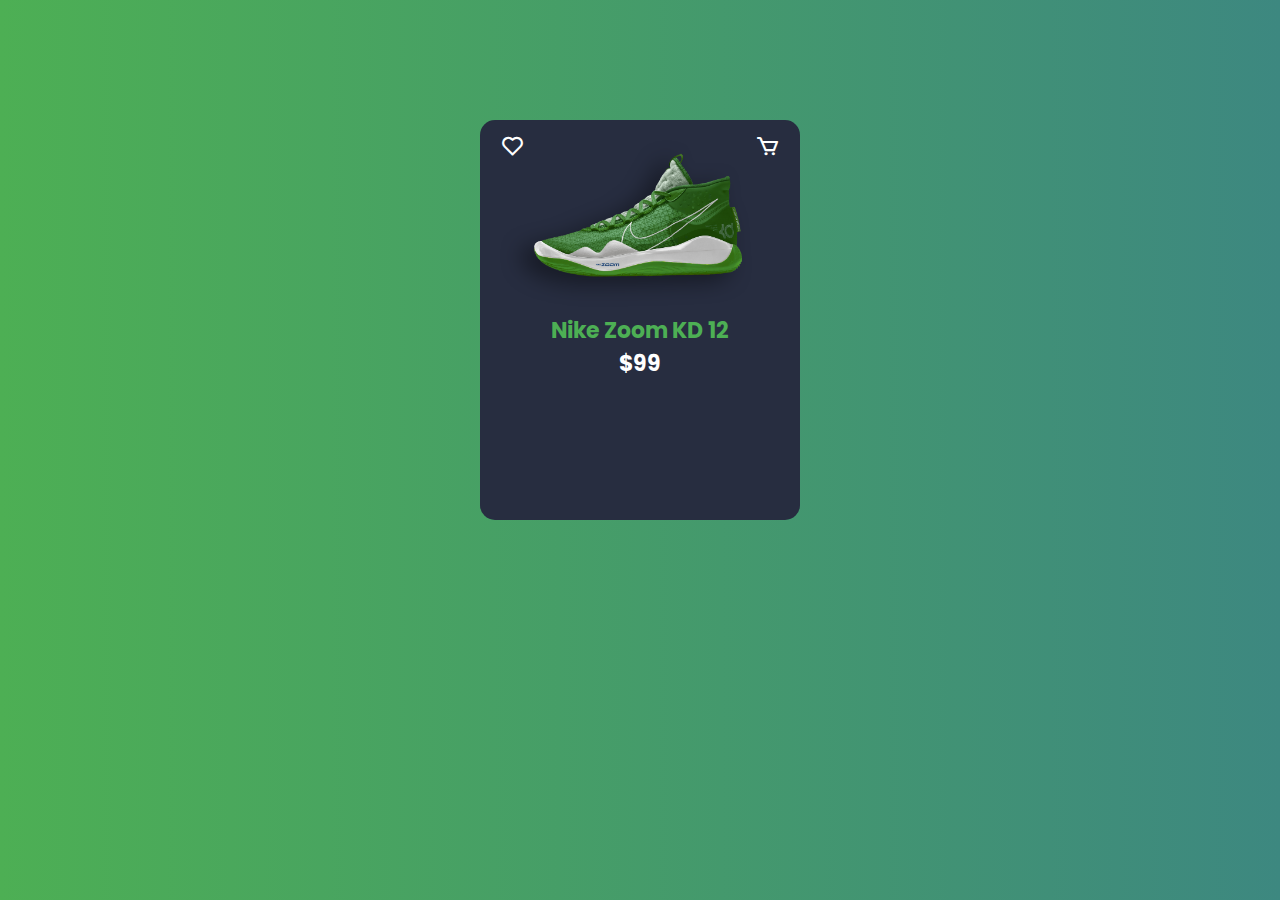
<file: Day1/index.html>
<!DOCTYPE html>
<html lang="en">

<head>
    <meta charset="UTF-8">
    <meta http-equiv="X-UA-Compatible" content="IE=edge">
    <meta name="viewport" content="width=device-width, initial-scale=1.0">
    <title>Bai 1</title>
    <link rel="stylesheet" href="./asset/css/index.css">
    <link href='https://unpkg.com/boxicons@2.1.1/css/boxicons.min.css' rel='stylesheet'>
</head>

<body>
    <div class="card">
        <span class="card__yeuThich">
            <i class='bx bx-heart'></i>
        </span>
        <span class="card__gioHang">
            <i class='bx bx-cart'></i>
        </span>
        <div class="card__img">
            <img src="./asset/img/Nike Zoom KD 12.png" alt="">
        </div>
        <div class="card__Nike">
            Nike Zoom KD 12
        </div>
        <div class="card__soTien">
            $99
        </div>
        <div class="card__size">
            <h3>Size: </h3>
            <span>6</span>
            <span>7</span>
            <span>8</span>
            <span>9</span>
        </div>
        <div class="card__color">
            <h3>Color: </h3>
            <span class="card__color--green"></span>    
            <span class="card__color--red"></span>    
            <span class="card__color--black"></span>    
        </div>
        <div class="card__action">
            <button>Mua Ngay</button>
            <button>Thêm Vào</button>
        </div>
    </div>
</body>

</html>
</file>
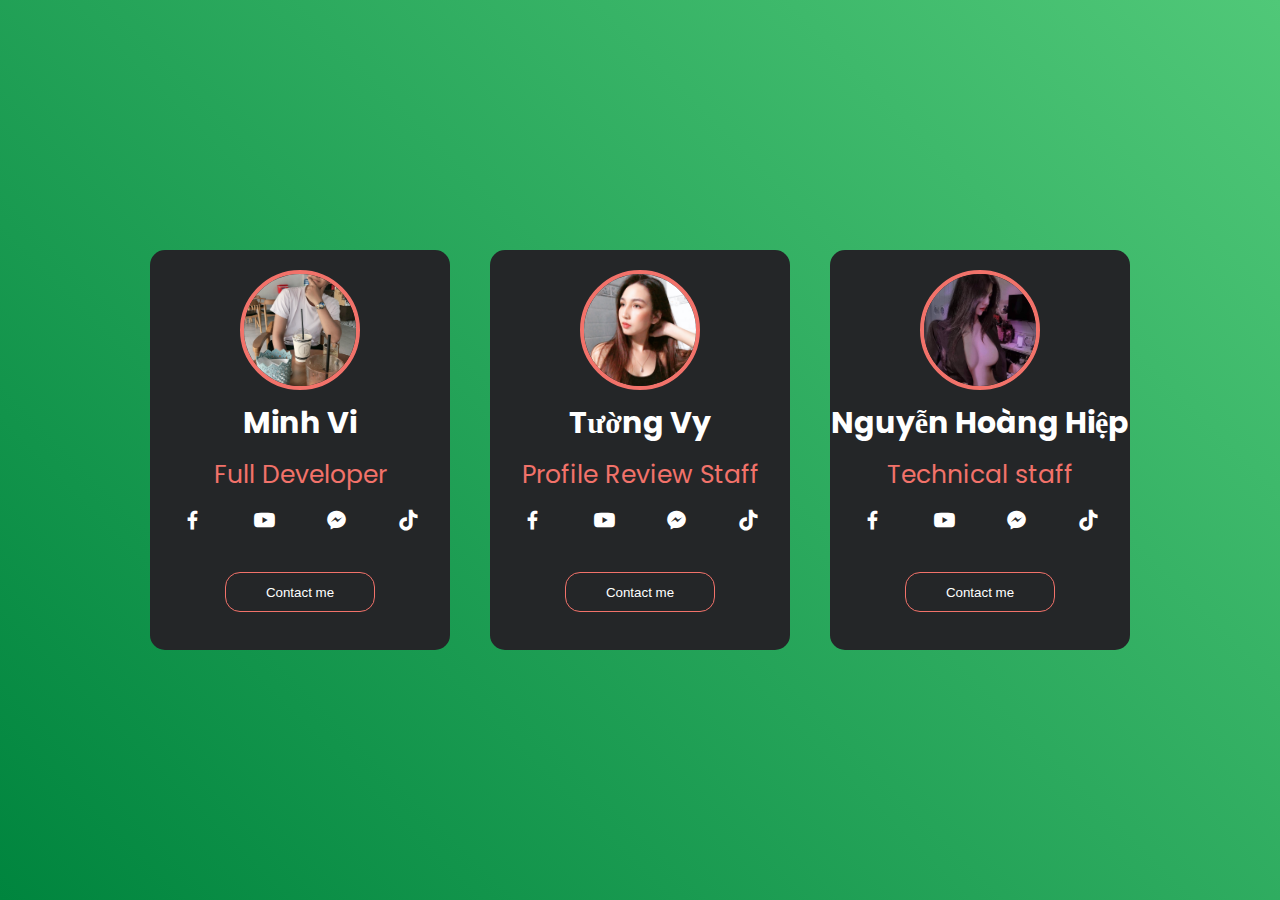
<file: Day2/index.html>
<!DOCTYPE html>
<html lang="en">

<head>
    <meta charset="UTF-8">
    <meta http-equiv="X-UA-Compatible" content="IE=edge">
    <meta name="viewport" content="width=device-width, initial-scale=1.0">
    <title>Bai 2</title>
    <link rel="stylesheet" href="./asset/css/index.css">
    <link href='https://unpkg.com/boxicons@2.1.1/css/boxicons.min.css' rel='stylesheet'>
</head>

<body>
    <div class="card">
        <div class="card__img">
            <img src="./asset/img/MinhVi.jpg" alt="Hình Đại Điện">
        </div>
        <h2>Minh Vi</h2>
        <p>Full Developer</p>
        <div class="card__icon">
            <a href="https://www.facebook.com/Code.ViNho/">
                <i class='bx bxl-facebook'></i>
            </a>
            <a href="">
                <i class='bx bxl-youtube'></i>
            </a>
            <a href="https://www.facebook.com/messages/t/100033707761342">
                <i class='bx bxl-messenger'></i>
            </a>
            <a href="">
                <i class='bx bxl-tiktok'></i>
            </a>
        </div>
        <button>Contact me</button>
    </div>
    <!-- Phần tiếp theo -->
    <div class="card">
        <div class="card__img">
            <img src="./asset/img/TuongVy.jpg" alt="Hình Đại Điện">
        </div>
        <h2>Tường Vy</h2>
        <p>Profile Review Staff</p>
        <div class="card__icon">
            <a href="https://www.facebook.com/iris.risi.92">
                <i class='bx bxl-facebook'></i>
            </a>
            <a href="">
                <i class='bx bxl-youtube'></i>
            </a>
            <a href="https://www.facebook.com/messages/t/100004202319232">
                <i class='bx bxl-messenger'></i>
            </a>
            <a href="">
                <i class='bx bxl-tiktok'></i>
            </a>
        </div>
        <button>Contact me</button>
    </div>
    <!-- Phần tiếp theo -->
    <div class="card">
        <div class="card__img">
            <img src="./asset/img/Hiep.jpg" alt="Hình Đại Điện">
        </div>
        <h2>Nguyễn Hoàng Hiệp</h2>
        <p>Technical staff</p>
        <div class="card__icon">
            <a href="https://www.facebook.com/lucifer3012">
                <i class='bx bxl-facebook'></i>
            </a>
            <a href="">
                <i class='bx bxl-youtube'></i>
            </a>
            <a href="https://www.facebook.com/messages/t/100006848230824">
                <i class='bx bxl-messenger'></i>
            </a>
            <a href="">
                <i class='bx bxl-tiktok'></i>
            </a>
        </div>
        <button>
            Contact me
        </button>
    </div>
    <!-- Phần tiếp theo -->
</body>

</html>
</file>
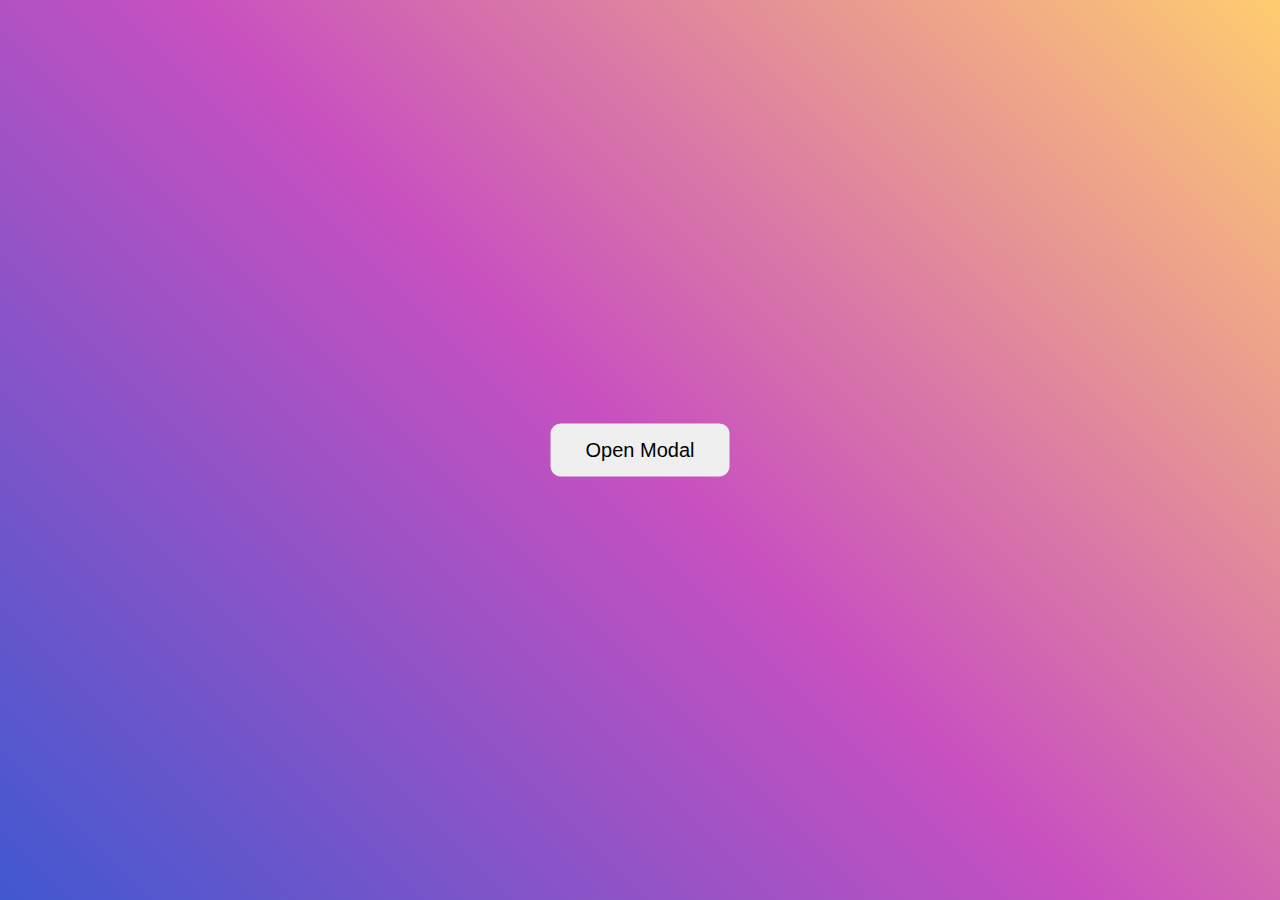
<file: Day3/index.html>
<!DOCTYPE html>
<html lang="en">
<head>
    <meta charset="UTF-8">
    <meta http-equiv="X-UA-Compatible" content="IE=edge">
    <meta name="viewport" content="width=device-width, initial-scale=1.0">
    <title>Bài 3</title>
    <link rel="stylesheet" href="./asset/index.css">
    <link href='https://unpkg.com/boxicons@2.1.1/css/boxicons.min.css' rel='stylesheet'>
</head>
<body>
    <button class="open__Modal">Open Modal</button>
    <div class="modal hide">
        <div class="modal_inner">
            <div class="modal__header">
                <p>Welcome Nodemy</p>
                <i class='bx bxs-x-circle'></i>
            </div>
            <div class="modal__boody">
                <h2>Modal</h2>
                <p>Day la phan body</p>
            </div>
            <div class="modal__footer">
                <button>Close</button>
            </div>
        </div>
    </div>
</body>
<script src="./asset/app.js"></script>
</html>
</file>
<file: Day1/asset/css/index.css>
@import url("https://fonts.googleapis.com/css2?family=Poppins:ital,wght@0,100;0,200;0,300;0,400;0,500;0,600;0,700;0,800;0,900;1,100;1,200;1,300;1,400;1,500;1,600;1,700;1,800;1,900&display=swap");

* {
  margin: 0;
  padding: 0;
  box-sizing: border-box;
}

body {
  /* height: 100px;  */
  background: linear-gradient(to right, #4daf54, #3d8880);
}

.card {
  margin: 120px auto;
  width: 320px;
  height: 400px;
  background: #272d40;
  border-radius: 15px;
  padding: 20px;
  position: relative;
  font-family: Poppins;
  color: #fff;
}

.card:hover .card__img{
    transform: translateY(-90px) rotate(-20deg);
}

.card__yeuThich,
.card__gioHang {
  color: #fff;
  font-size: 25px;
  cursor: pointer;
  position: absolute;
  left: 20px;
  top: 10px;
  z-index: 2;
}

.card__gioHang {
  left: unset;
  right: 20px;
}

.card__img{
    width:90%;
    transition: 0.5s;
}

.card__img img {
  width: 100%;
  object-fit: cover;
}

.card__Nike,
.card__soTien {
  font-size: 22px;
  font-weight: bold;
  text-align: center;
  transition:0.5s;
}

.card:hover .card__Nike{
    transform: translate(-50px ,-70px);
}
.card:hover .card__soTien{
    transform: translate(-117px ,-72px);
}

.card__Nike {
  color: #4daf54;
}

.card__size,
.card__color {
  display: flex;
  align-items: center;
  margin-bottom: 5px;
  transition: 0.5s;
}

.card__size span {
  padding: 1px 10px;
  background: #dadada;
  margin: 6px 3px;
  border-radius: 5px;
  cursor: pointer;
  color: #272d40;
}
.card__color span {
  width: 18px;
  height: 18px;
  border-radius: 50%;
  margin: 0 9px;
  cursor: pointer;
}

.card__color--green {
  background: green;
}
.card__color--red {
  background: red;
}
.card__color--black {
  background: black;
}
.card__action button{
    background:#4daf54;
    color: #fff;
    border-radius: 10px;
    border: none;
    cursor: pointer;
    padding: 10px 20px;
    font-weight: bold;
    margin-right: 10px;
    transition: 0.25s;
}

.card__size{
    margin-top:150px;
}
.card__size, .card__color, .card__action{
    visibility: hidden;
    opacity: 0;
    transition-delay: 0.2s;
}

.card:hover .card__size, 
.card:hover .card__color,
.card:hover .card__action{
    visibility:visible;
    opacity: 1;
}

.card:hover .card__size{
    margin-top: -25px;
}

.card__action button:hover{
    transform: scale(0.9);
}
</file>
<file: Day2/asset/css/index.css>
@import url('https://fonts.googleapis.com/css2?family=Poppins:ital,wght@0,100;0,200;0,300;0,400;0,500;0,600;0,700;0,800;0,900;1,100;1,200;1,300;1,400;1,500;1,600;1,700;1,800;1,900&display=swap');

*{
    margin: 0;
    padding: 0;
    box-sizing: border-box;
}

body{
    height: 100vh;
    background: linear-gradient(45deg, #00853e, #50c878);
    display: flex;
    align-items: center;
    color: #fff;
    justify-content: center;
    font-family: "Poppins";
}

.card{
    width: 300px;
    height: 400px;
    background:#242628;
    text-align: center;
    border-radius: 15px;
    overflow: hidden;
    margin: 0 20px;
}

img{
    object-fit: cover;
    width: 100%;
    height: 100%;
    /* object-position: center; */
}

.card__img{
    width: 120px;
    height: 120px;
    border: 4px solid #f2726a;
    border-radius: 50%;
    overflow: hidden;
    margin:0 auto;
    transform: translateY(20px);
    transition:0.5s;
}

.card h2{
    margin-top: 30px;
    font-size: 30px;
}

.card p{
    color: #f2726a;
    font-size: 25px;
    margin: 10px 0;
}

.card__icon a{
    font-size: 25px;
    text-decoration: none;
    color: white;
    margin: 25px 20px 40px;
    transition:0.2s;
}

button{
    background: transparent;
    width: 150px;
    height: 40px;
    border: 1px solid #f2726a;
    color: white;
    margin-top: 30px;
    border-radius: 15px;
    transition: 0.2s;
}
button a{
    text-decoration: none;
    color: white;
}

.card button:hover{
    background:#f2726a;
}

.card__icon a:hover{
    color: #f2726a;
}

.card__img:hover{
    width:100%;
    height: 100%;
    border-radius: unset;
    transform: unset;
    border: none;
}
</file>
<file: Day3/asset/index.css>
@import url('https://fonts.googleapis.com/css2?family=Poppins:ital,wght@0,100;0,200;0,300;0,400;0,500;0,600;0,700;0,800;0,900;1,100;1,200;1,300;1,400;1,500;1,600;1,700;1,800;1,900&display=swap');

*{
    margin: 0;
    padding: 0;
    box-sizing: border-box;
}

body{
    overflow: hidden;
    height: 100vh;
    font-family: 'position';
    background: linear-gradient( 45deg, rgb(65, 88, 208) 0%, rgb(200, 80, 192) 50%, rgb(255, 204, 112) 100% );
}

.open__Modal{
    position: relative;
    top: 50%;
    left: 50%;
    transform: translate(-50%, -50%);
    padding: 15px 35px;
    border-radius: 10px;
    border: none;
    cursor: pointer;
    font-size: 20px;
}

.open__Modal:hover{
    background-color: rgba(255, 255, 255, 0.8);
}

.modal{
    position:fixed;
    top: 0;
    height: 100vh;
    width: 100vw;
    background:rgba(0, 0, 0, 0.2)
}

.modal_inner{
    background:white;
    position: relative;
    top: 50%;
    width: 400px;
    margin: auto;
    border-radius: 5px;
    overflow: hidden;
    animation: modalShow 0.3s linear;
}

.modal__header{
    display: flex;
    justify-content:space-between;
    align-items:center;
    padding:15px;
    background: #e26e70;
    color: white;
}

.modal__header i{
    font-size:22px;
    cursor: pointer;
}

.modal__boody{
    padding:15px;
}

.modal__boody h2{
    color:#e26e70;
    margin-bottom: 5px;
}

.modal__footer{
    padding:15px;
    text-align: right;
}

.modal__footer button{
    padding:10px 20px;
    color: white;
    background: #e26e70;
    border-radius:5px;
    border: none;
    outline: none;
    cursor: pointer;
}

.modal__footer button:hover{
    background: #f78082;
}
    
.hide{
    display: none;
}

@keyframes modalShow{
    from {
        top: -200px;
        opacity: 0;
    }
    to{
        top:50%;
        opacity:1;
    }
}
</file>
